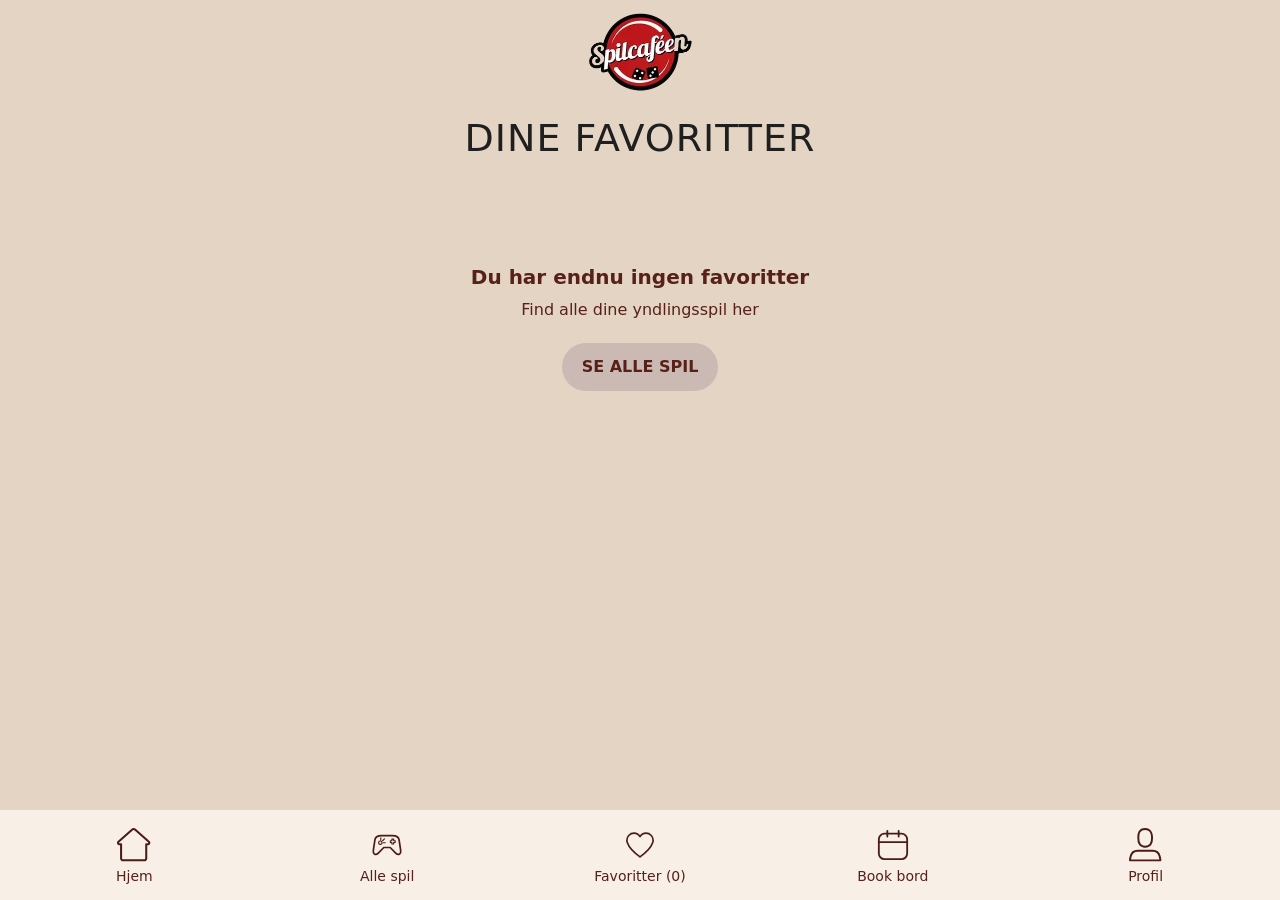
<file: favoritter.html>
<!DOCTYPE html>
<html lang="da">

<head>
    <meta charset="UTF-8">
    <meta name="viewport" content="width=device-width, initial-scale=1.0">

    <title>Favoritter | Spilcaféen</title>

    <link rel="stylesheet" href="css/app.css">

    <link rel="shortcut icon"
        href="https://images.squarespace-cdn.com/content/v1/61fd2c9026a58c435d260f4c/1af90772-e642-4309-a2cb-f4161e36855e/SC-logo-2023-transparant-BG+Small+Crop.png"
        type="image/logo">
</head>

<body>

    <!-- Favoritter -->
    <main id="games-view" class="page">

        <div class="games-heading">
            <img src="images/logo.webp" alt="Spilcaféen">
            <h1 id="page-title">DINE FAVORITTER</h1>
        </div>

        <!-- Favoritspil indsættes med JavaScript -->
        <section id="game-list" class="card-grid"></section>

    </main>


    <!-- Modal med information om spil -->
    <div id="game-modal" class="modal" hidden>

        <div class="modal-backdrop" data-close></div>

        <article class="modal-card" role="dialog" aria-modal="true" aria-labelledby="modal-title">

            <button class="modal-close" data-close aria-label="Luk">
                ×
            </button>

            <div class="modal-media">
                <img id="modal-image" alt="">
            </div>

            <div class="modal-body">

                <h2 id="modal-title">
                    Spildetaljer
                </h2>

                <div class="modal-meta" id="modal-meta"></div>

                <p id="modal-desc"></p>

                <div class="modal-details" id="modal-details"></div>


                <!-- Spilleregler -->
                <section id="modal-rules-wrap" class="modal-rules" hidden>

                    <button id="rules-toggle" class="rules-btn" aria-expanded="false">
                        ▸ Regler
                    </button>

                    <div id="rules-content" class="rules-content">
                        <pre id="modal-rules"></pre>
                    </div>

                </section>

            </div>
        </article>
    </div>


    <!-- Bundnavigation -->
<nav class="tabbar" aria-label="Hovednavigation">

    <button class="tab" id="tab-home" type="button" onclick="window.location.href='index.html'">
        <img src="images/home.svg" alt="">
        <small>Hjem</small>
    </button>

    <button class="tab" id="tab-all" type="button" onclick="window.location.href='spil.html'">
        <img src="images/games.svg" alt="">
        <small>Alle spil</small>
    </button>

    <button class="tab" id="filter-favourites" type="button" onclick="window.location.href='favoritter.html'">
        <img src="images/heart.svg" alt="">
        <small>Favoritter</small>
    </button>

    <button class="tab" id="tab-reserve" type="button" onclick="window.location.href='booking.html'">
        <img src="images/book.svg" alt="">
        <small>Book bord</small>
    </button>

    <button class="tab" id="tab-profile" type="button">
        <img src="images/profil.svg" alt="">
        <small>Profil</small>
    </button>

</nav>

    <script src="js/app.js"></script>

</body>

</html>
</file>
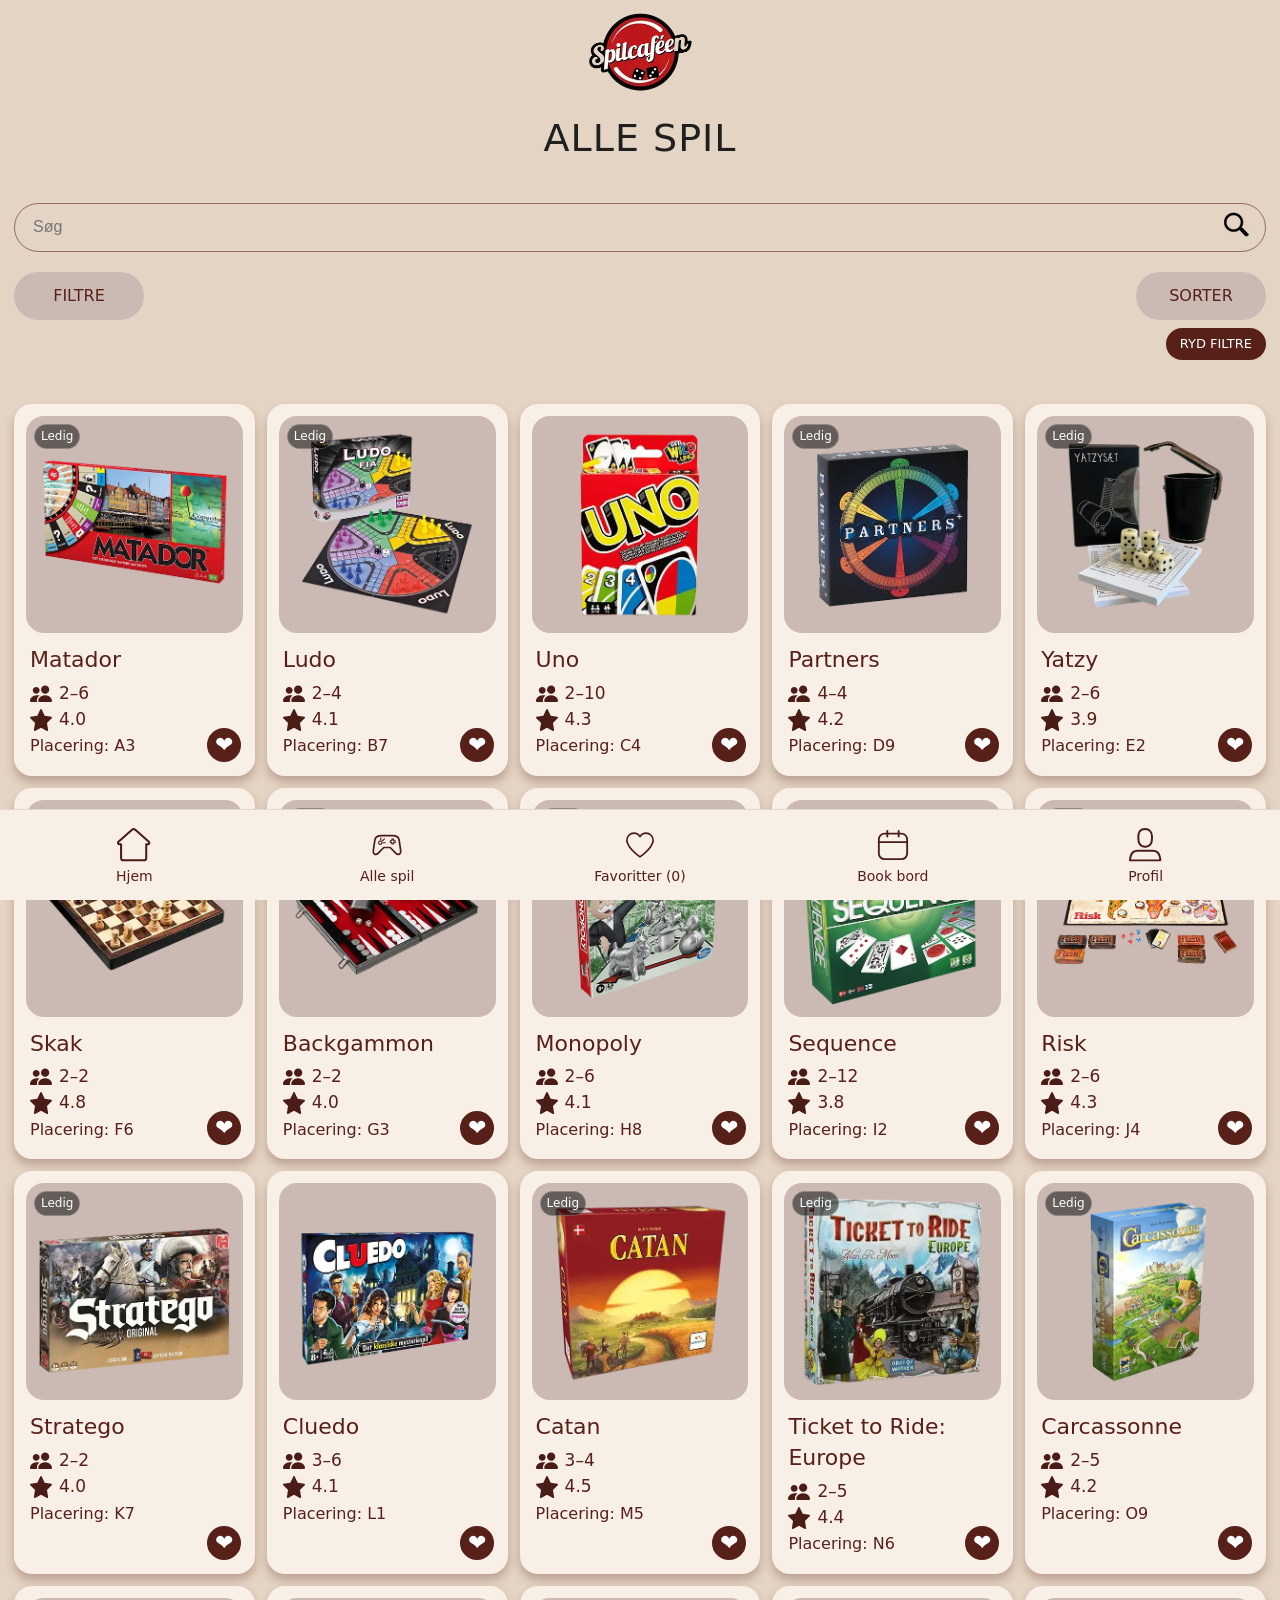
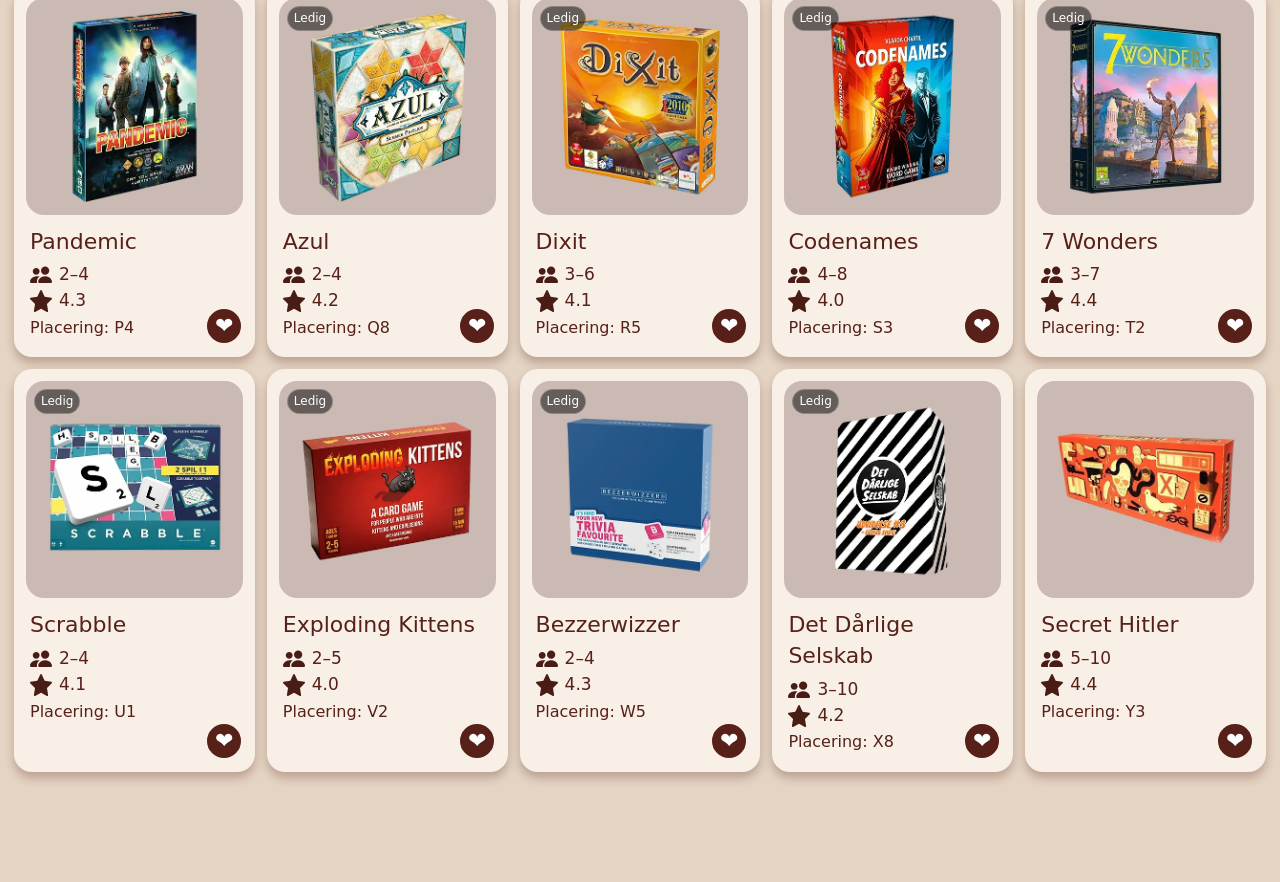
<file: spil.html>
<!DOCTYPE html>
<html lang="da">

<head>
    <meta charset="UTF-8">
    <meta name="viewport" content="width=device-width, initial-scale=1.0">

    <title>Alle spil | Spilcaféen</title>

    <!-- Henter det første synlige spilbillede tidligt for at forbedre LCP -->
    <link rel="preload" as="image" href="images/games/matador-200.webp" fetchpriority="high">

    <link rel="stylesheet" href="css/app.css">

    <link rel="shortcut icon"
        href="https://images.squarespace-cdn.com/content/v1/61fd2c9026a58c435d260f4c/1af90772-e642-4309-a2cb-f4161e36855e/SC-logo-2023-transparant-BG+Small+Crop.png"
        type="image/logo">
</head>

<body>

    <!-- Alle spil -->
    <main id="games-view" class="page">

        <!-- Sidens overskrift -->
        <div class="games-heading">
            <img src="images/logo.webp" alt="Spilcaféen">
            <h1 id="page-title">ALLE SPIL</h1>
        </div>


        <!-- Søgning -->
        <div class="searchbar">
            <label for="search-input" class="sr-only">
                Søg efter spil
            </label>

            <input type="text" id="search-input" placeholder="Søg">

            <span class="icon-btn" aria-hidden="true">
                <img src="images/lup.png" alt="">
            </span>
        </div>


        <!-- Filtre -->
        <div class="filterbar">

            <!-- Samlet filtermenu -->
            <div class="filter-menu">

                <button class="filter-main-btn" id="filter-main-btn" type="button" aria-expanded="false"
                    aria-controls="filter-options">
                    <span aria-hidden="true"></span>
                    FILTRE
                </button>


                <div class="filter-options" id="filter-options" hidden>

                    <!-- Kategori -->
                    <div class="filter-group">

                        <button class="filter-group-btn" type="button" aria-expanded="false">
                            Kategori
                            <span aria-hidden="true">›</span>
                        </button>

                        <div class="filter-submenu" hidden>

                            <button type="button" data-filter="genre" data-value="all">
                                Alle kategorier
                            </button>

                            <button type="button" data-filter="genre" data-value="Familie">
                                Familie
                            </button>

                            <button type="button" data-filter="genre" data-value="Kortspil">
                                Kortspil
                            </button>

                            <button type="button" data-filter="genre" data-value="Strategi">
                                Strategi
                            </button>

                            <button type="button" data-filter="genre" data-value="Ordspil">
                                Ordspil
                            </button>

                            <button type="button" data-filter="genre" data-value="Party">
                                Party
                            </button>

                            <button type="button" data-filter="genre" data-value="Andre">
                                Andre
                            </button>

                        </div>
                    </div>


                    <!-- Spillere -->
                    <div class="filter-group">

                        <button class="filter-group-btn" type="button" aria-expanded="false">
                            Spillere
                            <span aria-hidden="true">›</span>
                        </button>

                        <div class="filter-submenu" hidden>

                            <button type="button" data-filter="players" data-value="all">
                                Alle
                            </button>

                            <button type="button" data-filter="players" data-value="1-2">
                                1–2 spillere
                            </button>

                            <button type="button" data-filter="players" data-value="2-4">
                                2–4 spillere
                            </button>

                            <button type="button" data-filter="players" data-value="4-6">
                                4–6 spillere
                            </button>

                            <button type="button" data-filter="players" data-value="6-10">
                                6–10 spillere
                            </button>

                            <button type="button" data-filter="players" data-value="10-+">
                                10+ spillere
                            </button>

                        </div>
                    </div>


                    <!-- Alder -->
                    <div class="filter-group">

                        <button class="filter-group-btn" type="button" aria-expanded="false">
                            Alder
                            <span aria-hidden="true">›</span>
                        </button>

                        <div class="filter-submenu" hidden>

                            <button type="button" data-filter="age" data-value="all">
                                Alle aldre
                            </button>

                            <button type="button" data-filter="age" data-value="3">
                                3+
                            </button>

                            <button type="button" data-filter="age" data-value="6">
                                6+
                            </button>

                            <button type="button" data-filter="age" data-value="8">
                                8+
                            </button>

                            <button type="button" data-filter="age" data-value="10">
                                10+
                            </button>

                            <button type="button" data-filter="age" data-value="12">
                                12+
                            </button>

                            <button type="button" data-filter="age" data-value="15">
                                15+
                            </button>

                            <button type="button" data-filter="age" data-value="18">
                                18+
                            </button>

                        </div>
                    </div>


                    <!-- Varighed -->
                    <div class="filter-group">

                        <button class="filter-group-btn" type="button" aria-expanded="false">
                            Varighed
                            <span aria-hidden="true">›</span>
                        </button>

                        <div class="filter-submenu" hidden>

                            <button type="button" data-filter="duration" data-value="all">
                                Alle
                            </button>

                            <button type="button" data-filter="duration" data-value="0-15">
                                ≤ 15 min
                            </button>

                            <button type="button" data-filter="duration" data-value="15-30">
                                15–30 min
                            </button>

                            <button type="button" data-filter="duration" data-value="30-60">
                                30–60 min
                            </button>

                            <button type="button" data-filter="duration" data-value="60-120">
                                60–120 min
                            </button>

                            <button type="button" data-filter="duration" data-value="120-+">
                                120+ min
                            </button>

                        </div>
                    </div>

                </div>
            </div>


            <!-- Sortering og ryd filtre -->
            <div class="filter-actions">

                <div class="filter-dropdown sort-dropdown">

                    <button class="pill" id="sort-button" type="button">
                        SORTER
                    </button>

                    <div class="dropdown-menu">
                        <button data-sort-value="rating">
                            Populære
                        </button>

                        <button data-sort-value="title">
                            A–Å
                        </button>

                        <button data-sort-value="none">
                            Nyeste
                        </button>
                    </div>

                </div>


                <button class="clear-pill" id="clear-filters-pill" type="button">
                    RYD FILTRE
                </button>


                <!-- Feedback til skærmlæser -->
                <p id="filter-feedback" class="sr-only" aria-live="polite"></p>

            </div>
        </div>


        <!-- Aktive filtre -->
        <div id="active-filter-tags" class="active-filter-tags"></div>


        <!-- Spil indsættes med JavaScript -->
        <section id="game-list" class="card-grid"></section>

    </main>


    <!-- Skjulte værdier som filterkoden bruger -->
    <div class="filters-storage" hidden>

        <select id="genre-select" aria-label="Kategori">
            <option value="all">Alle kategorier</option>
        </select>

        <select id="language-select" aria-label="Sprog">
            <option value="all">Alle sprog</option>
        </select>

        <select id="difficulty-select" aria-label="Sværhedsgrad">
            <option value="all">Alle sværhedsgrader</option>
        </select>

        <select id="sort-select" aria-label="Sortering">
            <option value="none">Ingen sortering</option>
            <option value="title">Titel (A-Å)</option>
            <option value="playtime">Varighed (kortest først)</option>
            <option value="rating">Rating (højeste først)</option>
        </select>

        <button id="clear-filters" type="button">
            Ryd
        </button>

    </div>


    <!-- Modal med information om spil -->
    <div id="game-modal" class="modal" hidden>

        <div class="modal-backdrop" data-close></div>

        <article class="modal-card" role="dialog" aria-modal="true" aria-labelledby="modal-title">

            <button class="modal-close" data-close aria-label="Luk">
                ×
            </button>


            <div class="modal-media">
                <img id="modal-image" alt="">
            </div>


            <div class="modal-body">

                <h2 id="modal-title">
                    Spildetaljer
                </h2>

                <div class="modal-meta" id="modal-meta"></div>

                <p id="modal-desc"></p>

                <div class="modal-details" id="modal-details"></div>


                <!-- Spilleregler -->
                <section id="modal-rules-wrap" class="modal-rules" hidden>

                    <button id="rules-toggle" class="rules-btn" aria-expanded="false">
                        ▸ Regler
                    </button>

                    <div id="rules-content" class="rules-content">
                        <pre id="modal-rules"></pre>
                    </div>

                </section>

            </div>
        </article>
    </div>


    <!-- Bundnavigation -->
    <nav class="tabbar" aria-label="Hovednavigation">
    
        <button class="tab" id="tab-home" type="button" onclick="window.location.href='index.html'">
            <img src="images/home.svg" alt="">
            <small>Hjem</small>
        </button>
    
        <button class="tab" id="tab-all" type="button" onclick="window.location.href='spil.html'">
            <img src="images/games.svg" alt="">
            <small>Alle spil</small>
        </button>
    
        <button class="tab" id="filter-favourites" type="button" onclick="window.location.href='favoritter.html'">
            <img src="images/heart.svg" alt="">
            <small>Favoritter</small>
        </button>
    
        <button class="tab" id="tab-reserve" type="button" onclick="window.location.href='booking.html'">
            <img src="images/book.svg" alt="">
            <small>Book bord</small>
        </button>
    
        <button class="tab" id="tab-profile" type="button">
            <img src="images/profil.svg" alt="">
            <small>Profil</small>
        </button>
    
    </nav>

    <script src="js/app.js"></script>

</body>

</html>
</file>
<file: css/app.css>
/* =========================================================
  Farver, base og variabler
  ========================================================= */
:root {
  --cream: #f5ebdc;
  --brown: #F6EFE9;
  --brown-2: #5b2a1a;
  --text: #2b1a14;
  --light: #fff8f0;
  --muted: #4a1c167b;
  --ring: #d9c9bf;
  --shadow: 0 8px 20px rgba(0, 0, 0, 0.15);
  --radius: 18px;
  --thumb-ratio: 4/3;
}

* {
  box-sizing: border-box;
}

html,
body {
  margin: 0;
  padding: 0;
}

/* baggrundsfarve */
body {
  background:#e4d4c3;
  color: var(--text);
  font: 16px/1.4 ui-sans-serif, system-ui, Segoe UI, Roboto, Inter;
}


/* =========================================================
  SIDE-INDHOLD
  ========================================================= */

    /* Overskrift på siden med alle spil */
    .games-heading {
      text-align: center;
      margin-bottom: 38px;
    }
  
    .games-heading img {
      width: 105px;
      height: auto;
      display: block;
      margin: 0 auto 20px;
    }
  
    .games-heading h1 {
      margin: 0;
      color: #1f1f1f;
      font-size: 38px;
      font-weight: 400;
      letter-spacing: 1px;
    }

.page {
  padding: 12px 14px 110px;
  /* ekstra bund-padding så tabbar ikke dækker */
  max-width: min(1400px, 100%);
  margin: 0 auto;
}

/* Søgefelt på siden med alle spil */
.searchbar {
  display: flex;
  align-items: center;
  gap: 8px;

  background: transparent;
  border: 1px solid #8f6962;
  box-shadow: none;
  border-radius: 999px;

  padding: 8px 16px;
  margin: 0 0 20px;
  min-height: 42px;
}

.searchbar input {
  flex: 1;
  border: 0;
  outline: 0;
  background: transparent;
  font-size: 16px;
}


       /* Holder FILTRE og SORTER på samme linje. */
.filterbar {
  display: flex;
  justify-content: space-between;
  align-items: flex-start;
  gap: 16px;
  margin-bottom: 24px;
}

/* FILTRE og SORTER har samme størrelse og udseende. */
.filter-main-btn,
.filter-actions .pill {
  width: 130px;
  height: 48px;
  padding: 0 16px;

  border: none;
  border-radius: 999px;
  background: #cbbab3;
  color: #572018;

  font: inherit;
  font-size: 16px;
  font-weight: 500;
  cursor: pointer;

  display: flex;
  align-items: center;
  justify-content: center;
}

/* Holder SORTER og Ryd filtre oven på hinanden. */
.filter-actions {
  display: flex;
  flex-direction: column;
  align-items: flex-end;
  gap: 8px;
}

/* Den mindre knap under SORTER. */
.clear-pill {
  width: auto;
  min-height: 0;
  padding: 7px 14px;

  border: none;
  border-radius: 999px;
  background: #572018;
  color: #fff;

  font: inherit;
  font-size: 13px;
  font-weight: 500;
  cursor: pointer;
}

/* Enkel hover på de tre filterknapper. */
.filter-main-btn:hover,
#sort-button:hover,
.clear-pill:hover {
  transform: scale(1.08);
}

/* Dropdown trigger-pills lys stil */
.filter-dropdown {
  position: relative;
  flex-shrink: 0;
}


/* Dropdown-menu */
.dropdown-menu {
  position: absolute;
  top: 110%;
  left: 0;
  display: none;
  flex-direction: column;
  min-width: 180px;
  background: #f5ebdc;
  border: 1px solid rgba(0, 0, 0, 0.25);
  border-radius: 12px;
  box-shadow: var(--shadow);
  z-index: 3200;
  overflow: hidden;
}

.filter-dropdown.open .dropdown-menu {
  display: flex;
}

.dropdown-floating {
  position: fixed !important;
  z-index: 10000 !important;
  display: flex !important;
  top: 0;
  left: 0;
}

/* Punkter i dropdown-menuen + hover-pop */
.dropdown-menu button {
  appearance: none;
  border: 0;
  background: transparent;
  padding: 10px 14px;
  text-align: left;
  font-size: 15px;
  color: var(--text);
  cursor: pointer;
  transition: transform 0.15s ease, background-color 0.15s ease;
  display: inline-block;
  transform-origin: center;
}

.dropdown-menu button:hover {
  transform: scale(1.08);
  background: var(--brown-2);
  color: #fff;
}


/* Skjuler indhold visuelt, men gør det stadig tilgængeligt for skærmlæsere. */
.sr-only {
  position: absolute;
  width: 1px;
  height: 1px;
  padding: 0;
  margin: -1px;
  overflow: hidden;
  clip: rect(0, 0, 0, 0);
  white-space: nowrap;
  border: 0;
}

/* Skjul evt. gamle rækker hvis de findes i DOM’en */
.top-actions {
  display: none !important;
}

.more-filters {
  display: none !important;
}

.filters-storage[hidden] {
  display: none;
}

/* =========================================================
  KORT / SPIL-KORT
  ========================================================= */
.card-grid {
  display: grid;
  gap: 12px;
  grid-template-columns: repeat(auto-fill, minmax(220px, 1fr));
}

@media (max-width: 600px) {
  .card-grid {
    grid-template-columns: repeat(2, minmax(0, 1fr));
  }
}

/* Spillekort */
.card {
  background: #f8f0e7;
  color: #572018;
  border-radius: 18px;
  padding: 12px;
  border: none;
  box-shadow: 0 6px 10px rgba(87, 32, 24, 0.28);
  position: relative;
}

/* Ramme omkring spilbilledet */
.thumb {
  position: relative;
  border-radius: 18px;
  overflow: hidden;
  background: #cbbab3;
  aspect-ratio: 1 / 1;
  padding: 12px;
}

.thumb img {
  width: 100%;
  height: 100%;
  object-fit: contain;
  display: block;
  border-radius: 12px;
}

/* Favoritknap oven på spilbilledet */
.fav {
  position: absolute;
  bottom: 14px;
  right: 14px;
  background: #572018;
  border: 2px solid #572018;
  color: #ffffff;
  border-radius: 50%;
  width: 34px;
  height: 34px;
  padding: 0;
  font-size: 22px;
  line-height: 1;
  cursor: pointer;
  display: flex;
  align-items: center;
  justify-content: center;
}

.fav.active {
  color: #e32626;
}

/* Spillets titel */
.card h2,
.card h3 {
  margin: 12px 4px 6px;
  font-size: 22px;
  font-weight: 500;
  color: #572018;
}

/* Antal spillere og rating */
.meta {
  display: flex;
  flex-direction: column;
  gap: 2px;
  margin: 0 4px;
  color: #572018;
  font-size: 17px;
}

.meta span {
  display: flex;
  align-items: center;
  gap: 7px;
}

.meta img {
  width: 22px;
  height: 22px;
}

/* Spillets placering i caféen */
.extra {
  margin: 4px 4px 6px;
  color: #572018;
  font-size: 16px;
}

.badges {
  position: absolute;
  left: 8px;
  top: 8px;
  display: flex;
  gap: 6px;
}

.badge {
  background: rgba(0, 0, 0, 0.5);
  color: #fff;
  padding: 3px 6px;
  font-size: 12px;
  border-radius: 999px;
  border: 1px solid rgba(255, 255, 255, 0.25);
}

/* =========================================================
   BUNDNAVIGATION
   ========================================================= */

.tabbar {
  position: fixed;
  left: 0;
  right: 0;
  bottom: 0;
  z-index: 8000;

  display: grid;
  grid-template-columns: repeat(5, 1fr);

  background: #f8f0e7;
  border-top: 1px solid #e4d6ce;
  padding: 14px 8px 12px;
}

/* De fem punkter i bundnavigationen */
.tabbar button {
  appearance: none;
  border: 0;
  background: transparent;
  color: #572018;
  cursor: pointer;

  display: flex;
  flex-direction: column;
  align-items: center;
  justify-content: center;
  gap: 6px;

  padding: 4px;
  font-family: inherit;
  border-radius: 10px;

  transition: transform 0.18s ease, background-color 0.18s ease;
}

/* Ikoner i bundnavigationen */
.tabbar button img {
  width: 34px;
  height: 34px;
  object-fit: contain;
  display: block;
}

/* Teksten under ikonerne */
.tabbar button small {
  display: block;
  font-size: 14px;
  color: #572018;
}

/* Gør det tydeligt hvilket punkt der er valgt */
.tabbar .tab.active {
  font-weight: 700;
}

/* Lille effekt ved mus og tastatur */
.tabbar button:hover,
.tabbar button:focus-visible {
  transform: scale(1.05);
  background: rgba(87, 32, 24, 0.06);
}
/* Sørg for at modaler fortsat ligger OVER tabbaren */
.modal {
  z-index: 9000;
}

/* FOOTER */
.legal {
  text-align: center;
  color: #9b8479;
  font-size: 12px;
  padding: 10px 0 80px;
}

/* MODAL (kortdetaljer) */
.modal[hidden] {
  display: none;
}

.modal {
  position: fixed;
  inset: 0;
  display: grid;
  place-items: center;
  padding: 16px;
}

.modal-backdrop {
  position: absolute;
  inset: 0;
  background: rgba(0, 0, 0, 0.122);
}

.modal-card {
  position: relative;
  z-index: 1;
  background: #f8f0e7;
  color: #572018;
  border-radius: 18px;
  border: none;
  box-shadow: 0 6px 10px rgba(87, 32, 24, 0.28);
  width: min(920px, 100%);
  display: flex;
  flex-direction: column;
  max-height: 90vh;
  overflow: hidden;
}

.modal-close {
  position: absolute;
  top: 10px;
  right: 10px;
background: #f8f0e7;
  border: 2px solid #572018;
  color: #572018;
  border-radius: 999px;
  font-size: 22px;
  line-height: 1;
  padding: 6px 10px;
  cursor: pointer;
}

.modal-media {
  flex: 0 0 auto;
  background: #cbbab3;
  display: flex;
  align-items: center;
  justify-content: center;
  padding: 0.5rem;
  border-bottom: none;
}

.modal-media img {
  width: 100%;
  height: auto;
  max-height: 350px;
  object-fit: contain;
  display: block;
}

.modal-body {
  flex: 1;
  overflow-y: auto;
  padding: 1rem 1.5rem;
  display: grid;
  gap: 10px;
}

.modal-body h2 {
  margin: 0;
  font-size: clamp(20px, 3.2vw, 28px);
}

.modal-meta {
  display: flex;
  gap: 14px;
  opacity: 0.95;
  flex-wrap: wrap;
}

/* Ikoner ved rating, spillere og spilletid i modalvinduet. */
.modal-meta span {
  display: flex;
  align-items: center;
  gap: 7px;
}

.modal-meta img {
  width: 22px;
  height: 22px;
  object-fit: contain;
}
.modal-details {
  display: grid;
  gap: 6px;
}

.modal-details span {
  opacity: 0.95;
}

/* Regler fold-ud */
.rules-btn {
  background: none;
  border: none;
  color: #572018;
  font-weight: 600;
  cursor: pointer;
  margin-top: 1rem;
  display: flex;
  align-items: center;
  gap: 0.25rem;
  font-size: 1.1rem;
  transition: color 0.2s ease;
}

.rules-btn:hover {
  opacity: 0.7;
}

.rules-btn[aria-expanded="true"]::before {
  content: "▾";
}

.rules-btn[aria-expanded="false"]::before {
  content: "▸";
}

.rules-content {
  max-height: 0;
  overflow: hidden;
  transition: max-height 0.3s ease;
}

.rules-content.open {
  max-height: 600px;
}

#modal-rules {
  background: #cbbab3;
  padding: 0.75rem;
  border-radius: 6px;
  white-space: pre-wrap;
  line-height: 1.4;
  margin-top: 0.5rem;
}



/* Respektér brugere der ikke vil have animationer */
@media (prefers-reduced-motion: reduce) {
  .pill,
  .clear-pill,
  .dropdown-menu button,
  .tabbar button {
    transition: none !important;
  }
}

/* Fokusmarkering på knapper og andre elementer, der kan modtage tastaturfokus.
   Gælder bl.a. filterknapper, sorteringsknapper, favorithjerter og bundnavigation. */
button:focus-visible,
[tabindex]:focus-visible {
  outline: 2px dashed #e00000;
  outline-offset: 4px;
}

/* Viser fokusmarkering på søgefeltet ved tastaturnavigation. */
body.keyboard-navigation .searchbar:focus-within {
  outline: 3px dashed #e00000;
  outline-offset: 4px;
} 

/* Markerer den valgte mulighed i filtermenuen. */
.filter-submenu button.selected-filter {
  position: relative;
  padding-right: 38px;
}

.filter-submenu button.selected-filter::after {
  content: "✓";
  position: absolute;
  right: 14px;
  font-weight: 700;
}

/* Viser de aktive filtre under filterområdet. */
.active-filter-tags {
  display: flex;
  flex-wrap: wrap;
  gap: 8px;
  margin: 10px 0 20px;
}

.active-filter-tag {
  display: inline-flex;
  align-items: center;
  min-height: 30px;
  padding: 5px 12px;
  border-radius: 999px;
  background: #96736f;
  color: #fff8f0;
  font-size: 13px;
}

/* Gør bundnavigationen mere kompakt på telefon. */
@media (max-width: 600px) {
  .tabbar {
    padding: 8px 4px 7px;
  }

  .tabbar button {
    gap: 3px;
    padding: 3px 2px;
  }

  .tabbar button img {
    width: 25px;
    height: 25px;
  }

  .tabbar button small {
    font-size: 11px;
  }
}

   /* NY FILTERMENU */

/* Holder filterknappen og dropdown-menuen samlet */
.filter-menu {
  position: relative;
}

/* Gør det muligt at placere filterikonet uden at påvirke teksten. */
.filter-main-btn {
  position: relative;
}

/* Placérer ikonet til venstre, så FILTRE kan stå præcist i midten. */
.filter-main-btn span {
  position: absolute;
  left: 14px;
}

/* Første dropdown med Kategori, Spillere, Alder og Varighed */
.filter-options {
  position: absolute;
  top: calc(100% + 8px);
  left: 0;
  z-index: 9000;

  min-width: 190px;
  padding: 8px;

  background: #f8f0e7;
  border-radius: 14px;
  box-shadow: 0 6px 16px rgba(87, 32, 24, 0.25);
}

/* Sørger for at hidden faktisk skjuler menuen */
.filter-options[hidden],
.filter-submenu[hidden] {
  display: none;
}

/* Hver filterkategori */
.filter-group {
  position: relative;
}

/* Kategori, Spillere, Alder og Varighed */
.filter-group-btn {
  width: 100%;
  display: flex;
  justify-content: space-between;
  align-items: center;

  border: none;
  background: transparent;
  color: #572018;

  padding: 10px 12px;
  font: inherit;
  text-align: left;
  cursor: pointer;
}

/* Undermenuen med selve valgene */
.filter-submenu {
  position: absolute;
  top: 0;
  left: calc(100% + 6px);
  z-index: 9001;

  min-width: 180px;
  padding: 8px;

  background: #f8f0e7;
  border-radius: 14px;
  box-shadow: 0 6px 16px rgba(87, 32, 24, 0.25);
}

/* Knapperne inde i undermenuerne */
.filter-submenu button {
  display: block;
  width: 100%;

  border: none;
  background: transparent;
  color: #572018;

  padding: 9px 12px;
  text-align: left;
  font: inherit;
  cursor: pointer;
}

.filter-group-btn:hover,
.filter-submenu button:hover {
  background: rgba(87, 32, 24, 0.08);
  border-radius: 8px;
}

/* På små skærme åbner filterets undermenu nedad
   i stedet for ud mod højre. */
@media (max-width: 600px) {

  .home-action-image {
    height: 135px;
  }
    /* Forsidens genveje på mobil */
    .home-action {
    min-height: 135px;
    grid-template-columns: 70px 1fr;
    border-radius: 18px;
    margin-bottom: 20px;
    }

    .home-action-icon {
      width: 45px;
      height: 45px;
    }
  
    .home-action-content {
      padding: 12px 4px;
    }

    .home-intro h1 {
      font-size: 20px;
      white-space: normal;
     }
  
     .home-action-content h2 {
       margin-bottom: 6px;
       font-size: 16px;
     }
  
     .home-action-content p {
       margin-bottom: 10px;
       font-size: 11px;
       line-height: 1.4;
     }
  
    #home-games-button,
    #home-booking-button {
      min-width: 110px;
      height: 32px;
      padding: 0 10px;
      font-size: 11px;
    }
  
     /* Skjuler billederne i genvejene på små skærme. */
     .home-action-image {
       display: none;
     }


  .filter-options {
    width: 190px;
  }

  .filter-submenu {
    position: static;
    min-width: 0;
    width: 100%;
    margin-top: 4px;
    padding: 4px 0 8px 12px;
    box-shadow: none;
    background: transparent;
  }

  /* Gør valgene lidt mindre end hovedkategorierne. */
  .filter-submenu button {
    padding: 8px 10px;
    font-size: 15px;
  }


    .home-popular {
      margin-top: 30px;
    }
  
    .home-popular h2 {
      font-size: 22px;
      margin-bottom: 14px;
    }
  
    #popular-games {
      gap: 12px;
      overflow-x: auto;
    }
  
    /* Mindre kort på forsiden, så man kan ane det næste. */
    #popular-games .card {
      flex: 0 0 145px;
    }

        .active-filter-tags {
          display: none;
        }
}

/* Besked når brugeren ikke har nogen favoritter. */
.empty-favorites {
  width: 100%;
  grid-column: 1 / -1;
  display: flex;
  flex-direction: column;
  align-items: center;
  text-align: center;
  margin-top: 60px;
}

.empty-favorites h2 {
  margin: 0 0 8px;
  color: #572018;
  font-size: 20px;
}

.empty-favorites p {
  margin: 0 0 22px;
  color: #572018;
}

/* Knap tilbage til alle spil. */
#show-all-games {
  min-width: 130px;
  height: 48px;
  padding: 0 20px;
  border: none;
  border-radius: 999px;
  background: #cbbab3;
  color: #572018;
  font: inherit;
  font-weight: 700;
  cursor: pointer;
  transition: transform 0.2s ease;
}

#show-all-games:hover {
  transform: scale(1.08);
}

/* ---------- FORSIDE ---------- */

.home-view {
  width: 100%;
  max-width: 900px;
  margin: 0 auto;
  padding: 28px 24px 110px;
}

/* Intro på forsiden */
.home-intro {
  text-align: center;
  color: #572018;
}

.home-intro img {
  width: 105px;
  height: auto;
  display: block;
  margin: 0 auto 18px;
}

.home-intro h1 {
  margin: 0 0 8px;
  font-size: 32px;
  line-height: 1.1;
  font-weight: 700;
}

.home-intro p {
  max-width: 620px;
  margin: 0 auto 32px;
  font-size: 16px;
  line-height: 1.6;
}


/* ---------- FORSIDENS GENVEJE ---------- */

/* Fælles design for Find et spil og Book bord. */
.home-action {
  width: 100%;
  min-height: 160px;
  display: grid;
  grid-template-columns: 110px 1fr 280px;
  align-items: center;
  overflow: hidden;
  border-radius: 22px;
  margin-bottom: 32px;
  color: #fff8f0;
}

/* Find et spil */
.home-games {
  background: #572018;
}

/* Book bord */
.home-booking {
  background: #6f534f;
}

/* Ikon i venstre side */
.home-action-icon {
  width: 70px;
  height: 70px;
  justify-self: center;
}

/* Tekst i midten */
.home-action-content {
  text-align: center;
  padding: 20px 10px;
}

.home-action-content h2 {
  margin: 0 0 8px;
  font-size: 22px;
}

.home-action-content p {
  margin: 0 0 14px;
  line-height: 1.5;
}

/* Knapper */
#home-games-button,
#home-booking-button {
  min-width: 150px;
  height: 40px;
  padding: 0 20px;
  border: none;
  border-radius: 999px;
  font: inherit;
  cursor: pointer;
  transition: transform 0.2s ease;
}

#home-games-button {
  background: #6f534f;
  color: #fff8f0;
}

#home-booking-button {
  background: #fff8f0;
  color: #572018;
}

#home-games-button:hover,
#home-booking-button:hover {
  transform: scale(1.08);
}
.home-action-image {
  width: 100%;
  height: 100%;
  min-height: 160px;
  object-fit: cover;
  object-position: center;
  align-self: stretch;
  display: block;
}

/* Populære spil på forsiden */
.home-popular {
  margin-top: 30px;
}

.home-popular h2 {
  margin: 0 0 18px;
  color: #572018;
  font-size: 28px;
  font-weight: 500;
}

#popular-games {
  display: flex;
  gap: 18px;
  overflow-x: auto;
  padding: 4px 4px 18px;
  scroll-snap-type: x proximity;
}

#popular-games .card {
  flex: 0 0 190px;
  scroll-snap-align: start;
}

/* Skjuler billederne i forsidens bokse på små skærme. */
@media (max-width: 600px) {
  .home-action-image {
    display: none;
  }
}
</file>
